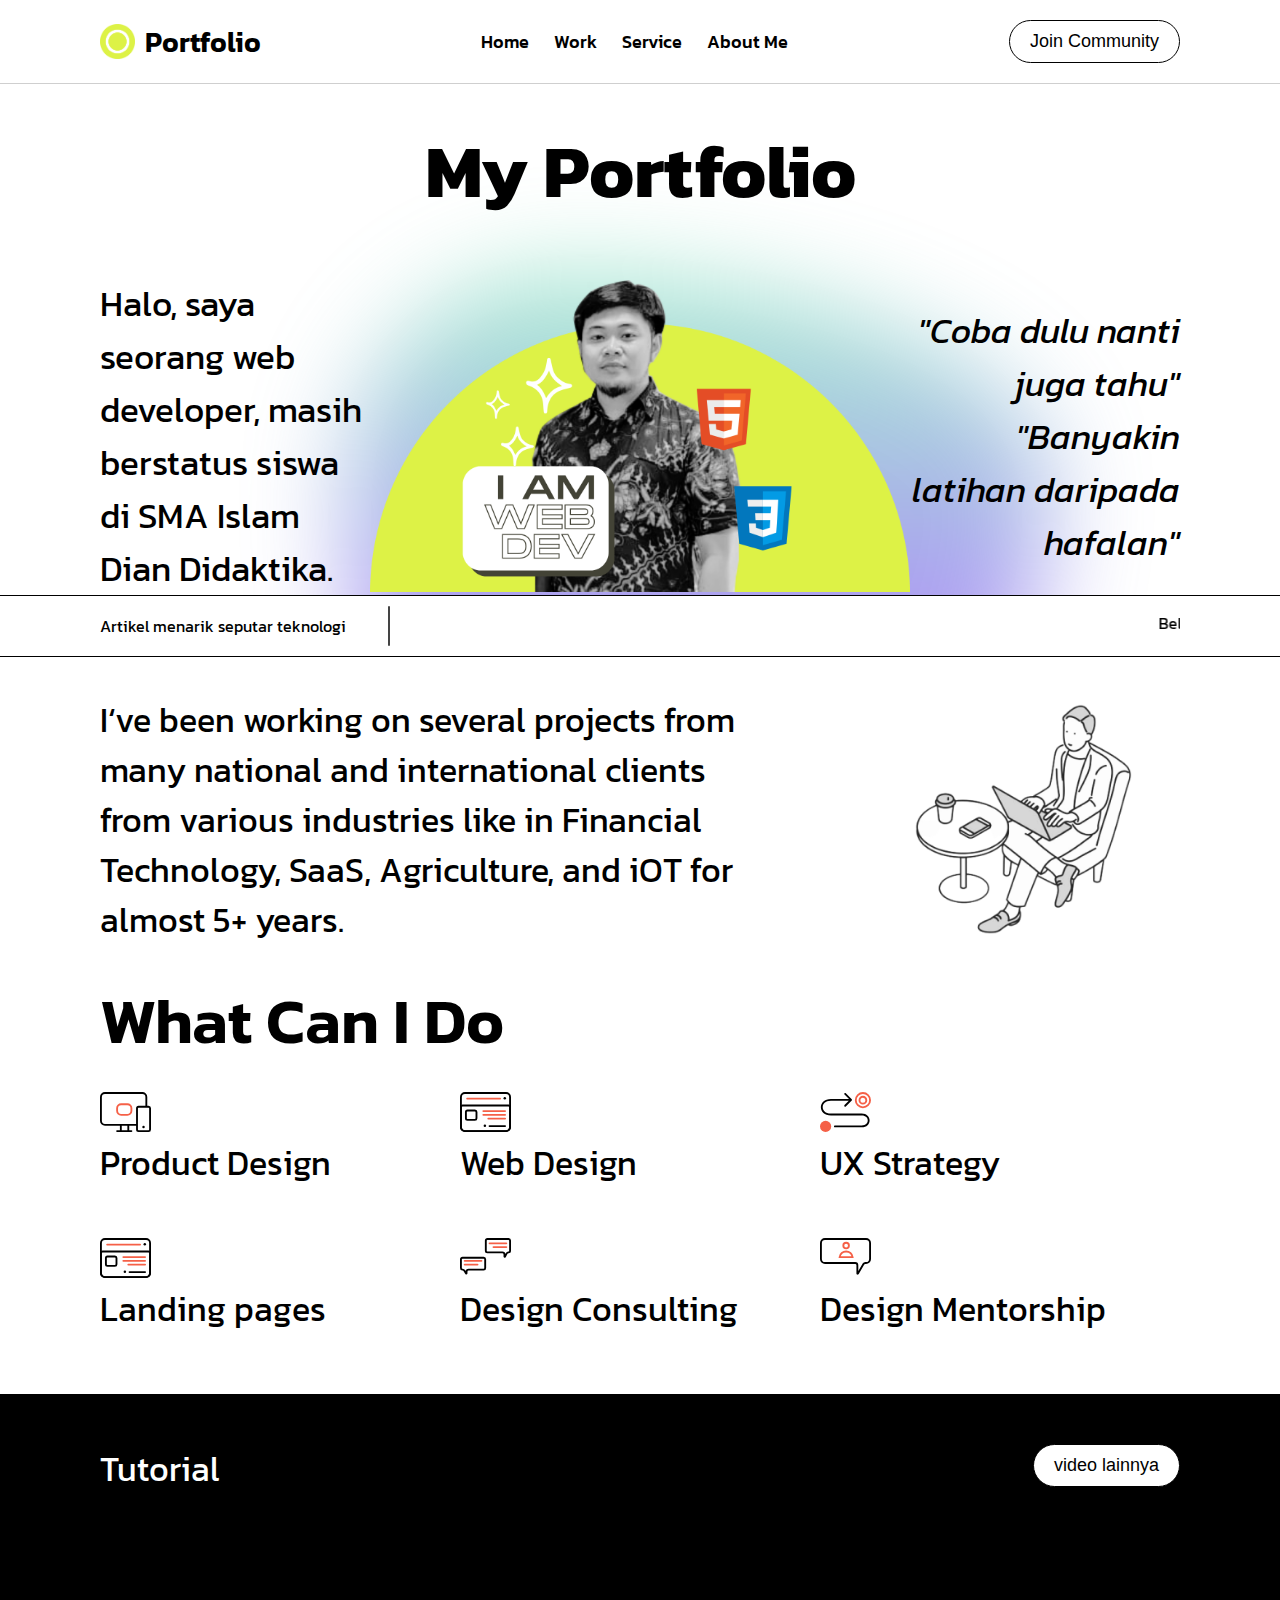
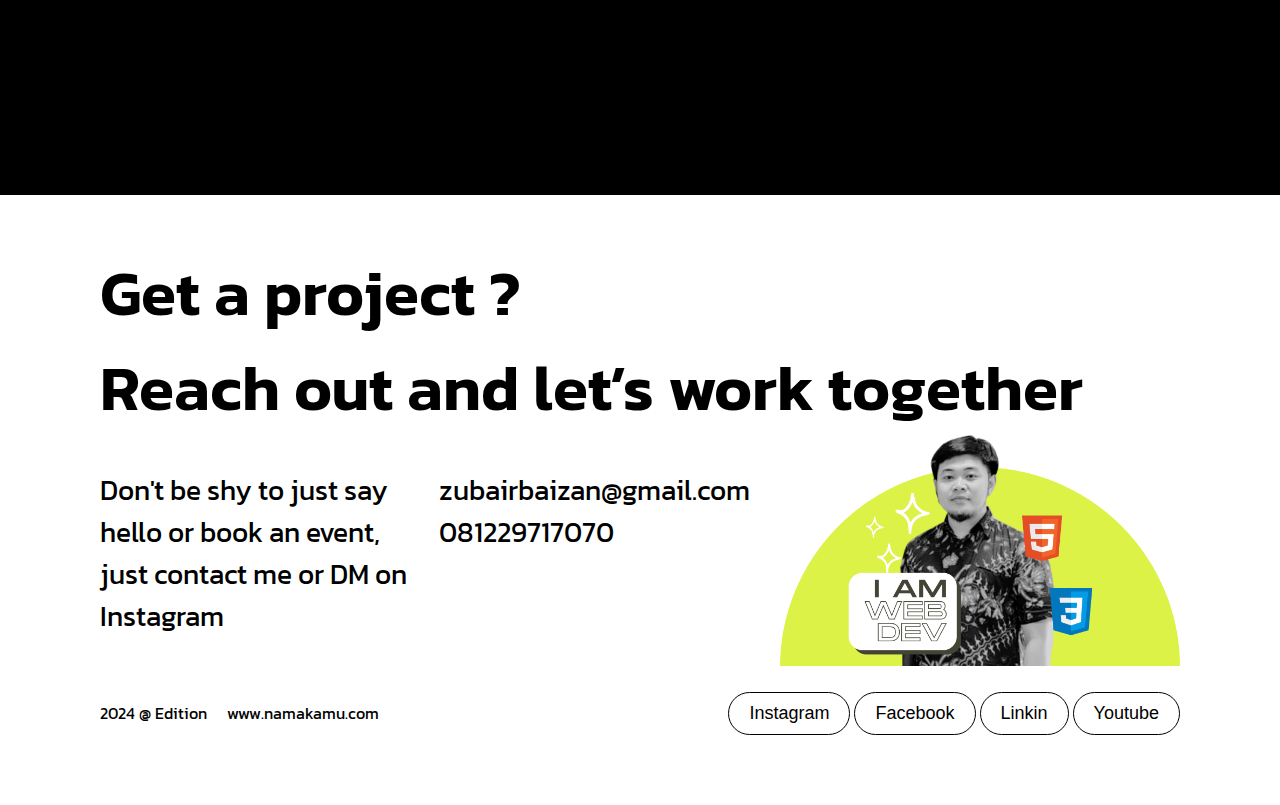
<file: index.html>
<!DOCTYPE html>

<head>
    <link rel="shortcut icon" href="logo.png" type="image/x-icon">
    <title>My Portfolio</title>
    <!-- Fontawesome -->
    <link rel="stylesheet" href="https://cdnjs.cloudflare.com/ajax/libs/font-awesome/6.5.1/css/all.min.css"
        integrity="sha512-DTOQO9RWCH3ppGqcWaEA1BIZOC6xxalwEsw9c2QQeAIftl+Vegovlnee1c9QX4TctnWMn13TZye+giMm8e2LwA=="
        crossorigin="anonymous" referrerpolicy="no-referrer" />
    <!-- CSS -->
    <link rel="stylesheet" href="style.css">
</head>

<body>

    <section id="menu">
        <nav class="menu">
            <!-- menu Kiri -->
            <div class="menu-kiri">
                <img src="logo.png" class="logo" alt="">
                <div class="logo-text">Portfolio</div>
            </div>
            <!-- Menu Tengah -->
            <div class="menu-tengah">
                <a href="">Home</a>
                <a href="">Work</a>
                <a href="">Service</a>
                <a href="">About Me</a>
            </div>
            <!-- Menu Kanan -->
            <div class="menu-kanan">
                <button class="button">
                    Join Community
                    <i class="fa-solid fa-arrow-right"></i>
                </button>
            </div>
        </nav>
    </section>

    <section id="welcome">
        <div class="animation">
            <div class="gradient"></div>
        </div>
        <div class="text-center welcome-heading">
            <div class="welcome-text">My Portfolio</div>
        </div>
        <div class="welcome-content">
            <div class="welcome-left">
                <i class="fa-solid fa-quote-left"></i>
                <div class="welcome-quotes">Halo, saya seorang web developer, masih berstatus siswa di SMA Islam Dian
                    Didaktika.</div>
                <i class="fa-solid fa-quote-right"></i>
            </div>
            <div class="welcome-center">
                <img src="illustrasi.png" class="img-illustrator" alt="">
            </div>
            <div class="welcome-right">
                <div>
                    <i class="fa-solid fa-star"></i>
                    <i class="fa-solid fa-star"></i>
                    <i class="fa-solid fa-star"></i>
                    <i class="fa-solid fa-star"></i>
                    <i class="fa-solid fa-star"></i>
                </div>
                <div class="welcome-quotes"><i>"Coba dulu nanti juga tahu"</i> <i>"Banyakin latihan daripada
                        hafalan"</i></div>
            </div>
        </div>
    </section>

    <section>
        <div class="marquee-wrapper">
            <div>
                Artikel menarik seputar teknologi
            </div>
            <div class="strip"></div>
            <div>
                <marquee scrolldelay="200">Belajar dan bergerak memajukan pendidikan, terus hadapi tantangan untuk
                    menyongsong masa depan</marquee>
            </div>
        </div>
    </section>

    <section id="experience">
        <div class="ex-working">
            <div class="ex-left">
                <div class="ex-text">
                    I‘ve been working on several projects from many national and international clients from various
                    industries like in Financial Technology, SaaS, Agriculture, and iOT for almost 5+ years.
                </div>
            </div>
            <div class="ex-right">
                <img src="work.png" height="300" alt="">
            </div>
        </div>

        <div class="ex-text-title">What Can I Do</div>
        <br>
        <!-- What Can I Do -->
        <div class="ex-list">
            <div class="ex-list-item">
                <img src="icon_product_design.svg" height="40" alt="">
                <div class="ex-text">Product Design</div>
            </div>
            <div class="ex-list-item">
                <img src="icon_web_design.svg" height="40" alt="">
                <div class="ex-text">Web Design</div>
            </div>
            <div class="ex-list-item">
                <img src="icon_ux_strategy.svg" height="40" alt="">
                <div class="ex-text">UX Strategy</div>
            </div>
            <div class="ex-list-item">
                <img src="icon_web_design.svg" height="40" alt="">
                <div class="ex-text">Landing pages</div>
            </div>
            <div class="ex-list-item">
                <img src="icon_design_consulting.svg" height="40" alt="">
                <div class="ex-text">Design Consulting</div>
            </div>
            <div class="ex-list-item">
                <img src="icon_design_mentorship.svg" height="40" alt="">
                <div class="ex-text">Design Mentorship</div>
            </div>
        </div>
    </section>

    <section id="video">
        <div class="video-title-wrapper">
            <div class="video-title">Tutorial</div>
            <div>
                <button class="btn button">video lainnya</button>
            </div>
        </div>
        <div class="video-content-wrapper">
            <div class="video-item">
                <iframe width="100%" height="215" src="https://www.youtube.com/embed/XBhAeR4IV1s?si=Twkn-EKF7jJVocKv" title="YouTube video player" frameborder="0" allow="accelerometer; autoplay; clipboard-write; encrypted-media; gyroscope; picture-in-picture; web-share" allowfullscreen></iframe>
            </div>
            <div class="video-item">
                <iframe width="100%" height="215" src="https://www.youtube.com/embed/XBhAeR4IV1s?si=Twkn-EKF7jJVocKv" title="YouTube video player" frameborder="0" allow="accelerometer; autoplay; clipboard-write; encrypted-media; gyroscope; picture-in-picture; web-share" allowfullscreen></iframe>
            </div>
            <div class="video-item">
                <iframe width="100%" height="215" src="https://www.youtube.com/embed/XBhAeR4IV1s?si=Twkn-EKF7jJVocKv" title="YouTube video player" frameborder="0" allow="accelerometer; autoplay; clipboard-write; encrypted-media; gyroscope; picture-in-picture; web-share" allowfullscreen></iframe>
            </div>
        </div>
    </section>

    <section id="footer">
        <div class="footer-title">Get a project ?</div>
        <div class="footer-title">
            Reach out and let’s work together
        </div>

        <div class="footer-contact">
            <div class="footer-contact-content">
                <div class="footer-text w-50">
                    Don't be shy to just say hello or book an event, just contact me or DM on Instagram
                </div>
                <div>
                    <div class="footer-text">zubairbaizan@gmail.com</div>
                    <div class="footer-text">081229717070</div>
                </div>
            </div>
            <div>
                <img src="illustrasi.png" class="footer-image" alt="">
            </div>
        </div>

        <div class="footer-medsos">
            <div class="footer-version">
                <div class="footer-text-small">2024 @ Edition</div>
                <div class="footer-text-small">www.namakamu.com</div>
            </div>
            <div class="footer-medsos-item">
                <button class="button">Instagram</button>
                <button class="button">Facebook</button>
                <button class="button">Linkin</button>
                <button class="button">Youtube</button>
            </div>
        </div>
    </section>


</body>

</html>
</file>
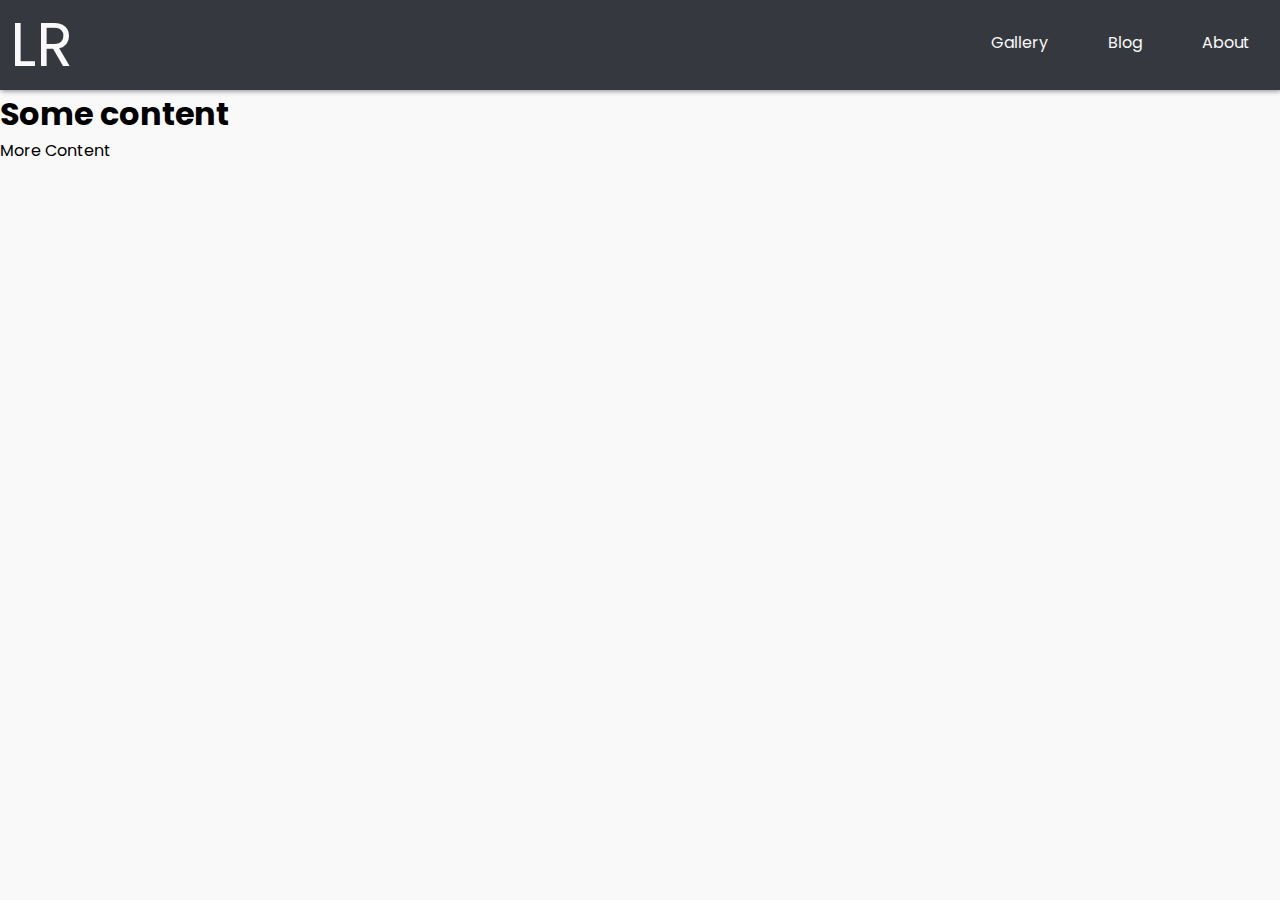
<file: navbar.html>
<html lang="en">
  <head>
    <meta charset="UTF-8" />
    <meta http-equiv="X-UA-Compatible" content="IE=edge" />
    <meta name="viewport" content="width=device-width, initial-scale=1.0" />
    <!-- App title -->
    <title>Responsive Pure CSS Menu</title>
    <!-- Link CSS file -->
    <link rel="stylesheet" href="navbar.css" />
  </head>
  <body>
    <!-- Navigation bar -->
    <header class="header">
      <!-- Logo -->
      <a href="#" class="logo">LR</a>
      <!-- Hamburger icon -->
      <input class="side-menu" type="checkbox" id="side-menu" />
      <label class="hamb" for="side-menu"
        ><span class="hamb-line"></span
      ></label>
      <!-- Menu -->
      <nav class="nav">
        <ul class="menu">
          <li><a href="#">Gallery</a></li>
          <li><a href="#">Blog</a></li>
          <li><a href="#">About</a></li>
        </ul>
      </nav>
    </header>
    <!-- Main content -->
    <main>
      <article>
        <h1>Some content</h1>
        <p>More Content</p>
      </article>
    </main>
  </body>
</html>
</file>
<file: style.css>
@import url("https://fonts.googleapis.com/css2?family=Kanit:ital,wght@0,100;0,200;0,300;0,400;0,500;0,600;0,700;0,800;0,900;1,100;1,200;1,300;1,400;1,500;1,600;1,700;1,800;1,900&display=swap");

body {
  margin: 0;
  padding: 0;
  font-family: "Kanit", sans-serif;
}

/* -------------------- */
/* BACKGROUND ANIMATION */

/* Menu */
.menu {
  display: flex;
  justify-content: space-between;
  align-items: center;

  padding: 20px 100px;
  border-bottom: 0.5px solid #cfcfcf;
}
.menu-kiri {
  display: flex;
  align-items: center;
}

.logo {
  height: 35px;
  width: 35px;
  margin-right: 10px;
}

.logo-text {
  font-size: 28px;
  font-weight: 600;
}

.menu-tengah {
  display: flex;
  justify-content: space-between;
  gap: 25px;
}

.menu-tengah a {
  text-decoration: none;
  color: rgb(0, 0, 0);
  font-size: 18px;
  font-weight: 500;
}

.button {
  padding: 10px 20px;
  font-size: 18px;
  border-radius: 50px;
  color: #000000;
  background-color: #ffffff;
  /* border: 1px solid #5c60f5; */
  border: 1px solid #000000;
  cursor: pointer;
}

.button:hover {
  padding: 10px 20px;
  font-size: 18px;
  border-radius: 50px;
  color: #fafafa;
  background-color: #5c60f5;
  /* border: 1px solid #5c60f5; */
  border: 1px solid #000000;
  cursor: pointer;
}

.button:active {
  padding: 10px 20px;
  font-size: 18px;
  border-radius: 50px;
  color: #fafafa;
  background-color: #393a55;
  /* border: 1px solid #5c60f5; */
  border: 1px solid #000000;
  cursor: pointer;
}

@media (max-width: 53rem) {
  .menu {
    display: none;
  }
}
/* End Menu */

/* Welcome */
#welcome {
  padding: 10px 100px 0px 100px;
  margin: 0;
}

.animation {
  position: relative;
}

.gradient {
  position: absolute;
  top: 20vh;
  left: 23%;
  opacity: 0.5;
  z-index: -99;
  width: 700px;
  height: 700px;
  filter: blur(50px);
  background-image: linear-gradient(#4ddc9e, #5b37eb, #f1307e);
  animation: rotate 10s cubic-bezier(0.8, 0.2, 0.2, 0.8) alternate infinite;
  border-radius: 30% 70% 70% 30%/30% 30% 70% 70%;
}

@keyframes rotate {
  0% {
    transform: rotate(0deg);
  }
  100% {
    transform: rotate(360deg);
  }
}

.text-center {
  text-align: center;
}

.welcome-heading {
  padding: 20px 0px 50px 0px;
}

.welcome-text {
  font-size: 75px;
  font-weight: 700;
}

.welcome-subtext {
  font-size: 25px;
  font-weight: 300;
}

.welcome-quotes {
  font-size: 35px;
  font-weight: 400;
}

.welcome-content {
  display: flex;
  justify-content: space-between;
  align-items: center;
}

.welcome-left {
  width: 25%;
  text-align: left;
}

.welcome-center {
  width: 50%;
}

.img-illustrator {
  width: 100%;
  display: flex;
  justify-content: end;
}

.welcome-right {
  width: 25%;
  text-align: right;
}

.welcome-right-testimoni {
  display: flex;
  justify-content: end;
  align-items: center;
  margin-top: 20px;
}

.testimoni-text-01 {
  font-size: 14px;
  font-weight: 700;
}

.testimoni-text-02 {
  font-size: 10px;
  font-weight: 400;
}

.welcome-image {
  border-radius: 50%;
  height: 50px;
  width: 50px;
  margin-left: 10px;
}
/* End Welcome */

/* Marquee */
.marquee-wrapper {
  background-color: white;
  padding: 10px 100px;
  display: flex;
  justify-content: space-between;
  align-items: center;
  border-top: 1px solid black;
  border-bottom: 1px solid black;
}

.strip {
  height: 40px;
  width: 2px;
  border-radius: 10px;
  margin: 0px 20px;
  background-color: rgb(68, 68, 68);
}

/* Experience */
#experience {
  background-color: white;
  padding: 10px 100px 10px 100px;
}

.ex-working {
  display: flex;
  justify-content: space-between;
  align-items: center;
}

.ex-left {
  width: 60%;
}

.ex-text {
  font-size: 34px;
}

.ex-text-title {
  font-size: 64px;
  font-weight: 600;
}

.ex-list {
  display: flex;
  flex-wrap: wrap;
  justify-content: center;
  /* align-items: start; */
}

.ex-list-item {
  flex: 30%;
  margin-bottom: 50px;
}

/* Video */
#video {
  background-color: rgb(0, 0, 0);
  padding: 50px 100px 50px 100px;
}

.video-title-wrapper {
  display: flex;
  justify-content: space-between;
  margin-bottom: 20px;
}

.video-title {
  font-size: 34px;
  color: white;
}

.video-content-wrapper {
  display: flex;
  flex-wrap: wrap;
  justify-content: space-between;
  align-items: start;
}

.video-item {
  flex: 30%;
  margin-bottom: 50px;
  margin: 5px;
}

/* Footer */
#footer {
  padding: 50px 100px 50px 100px;
}

.footer-title {
  font-size: 64px;
  font-weight: 600;
}

.footer-contact {
  display: flex;
  justify-content: space-between;
  align-items: center;
}

.footer-contact-content {
  display: flex;
}

.footer-text {
  font-size: 28px;
  font-weight: 400;
  margin-right: 30px;
}

.w-50 {
  width: 50%;
}

.footer-image {
  width: 400px;
}

.footer-medsos {
  margin: 20px 0px;
  display: flex;
  justify-content: space-between;
  align-items: center;
}

.footer-version {
  display: flex;
  align-items: center;
}

.footer-text-small {
  margin-right: 20px;
}
</file>
<file: navbar.css>
/* Theming */
@import url("https://fonts.googleapis.com/css2?family=Poppins:wght@400;700&display=swap"); /* import font */

:root {
  --white: #f9f9f9;
  --black: #36383f;
  --gray: #85888c;
} /* variables*/

/* Reset */
* {
  margin: 0;
  padding: 0;
  box-sizing: border-box;
}
body {
  background-color: var(--white);
  font-family: "Poppins", sans-serif;
}
a {
  text-decoration: none;
}
ul {
  list-style: none;
}

/* Header */
.header {
  background-color: var(--black);
  box-shadow: 1px 1px 5px 0px var(--gray);
  position: sticky;
  top: 0;
  width: 100%;
}
/* Logo */
.logo {
  display: inline-block;
  color: var(--white);
  font-size: 60px;
  margin-left: 10px;
}
/* Nav menu */
.nav {
  width: 100%;
  height: 100%;
  position: fixed;
  background-color: var(--black);
  overflow: hidden;
}
.menu a {
  display: block;
  padding: 30px;
  color: var(--white);
}
.menu a:hover {
  background-color: var(--gray);
}
.nav {
  max-height: 0;
  transition: max-height 0.5s ease-out;
}

/* Menu Icon */
.hamb {
  cursor: pointer;
  float: right;
  padding: 40px 20px;
} /* Style label tag */

.hamb-line {
  background: var(--white);
  display: block;
  height: 2px;
  position: relative;
  width: 24px;
} /* Style span tag */

.hamb-line::before,
.hamb-line::after {
  background: var(--white);
  content: "";
  display: block;
  height: 100%;
  position: absolute;
  transition: all 0.2s ease-out;
  width: 100%;
}
.hamb-line::before {
  top: 5px;
}
.hamb-line::after {
  top: -5px;
}

.side-menu {
  display: none;
} /* Hide checkbox */

/* Toggle menu icon */
.side-menu:checked ~ nav {
  max-height: 100%;
}
.side-menu:checked ~ .hamb .hamb-line {
  background: transparent;
}
.side-menu:checked ~ .hamb .hamb-line::before {
  transform: rotate(-45deg);
  top: 0;
}
.side-menu:checked ~ .hamb .hamb-line::after {
  transform: rotate(45deg);
  top: 0;
}

/* Responsiveness */
@media (min-width: 768px) {
  .nav {
    max-height: none;
    top: 0;
    position: relative;
    float: right;
    width: fit-content;
    background-color: transparent;
  }
  .menu li {
    float: left;
  }
  .menu a:hover {
    background-color: transparent;
    color: var(--gray);
  }

  .hamb {
    display: none;
  }
}
</file>
